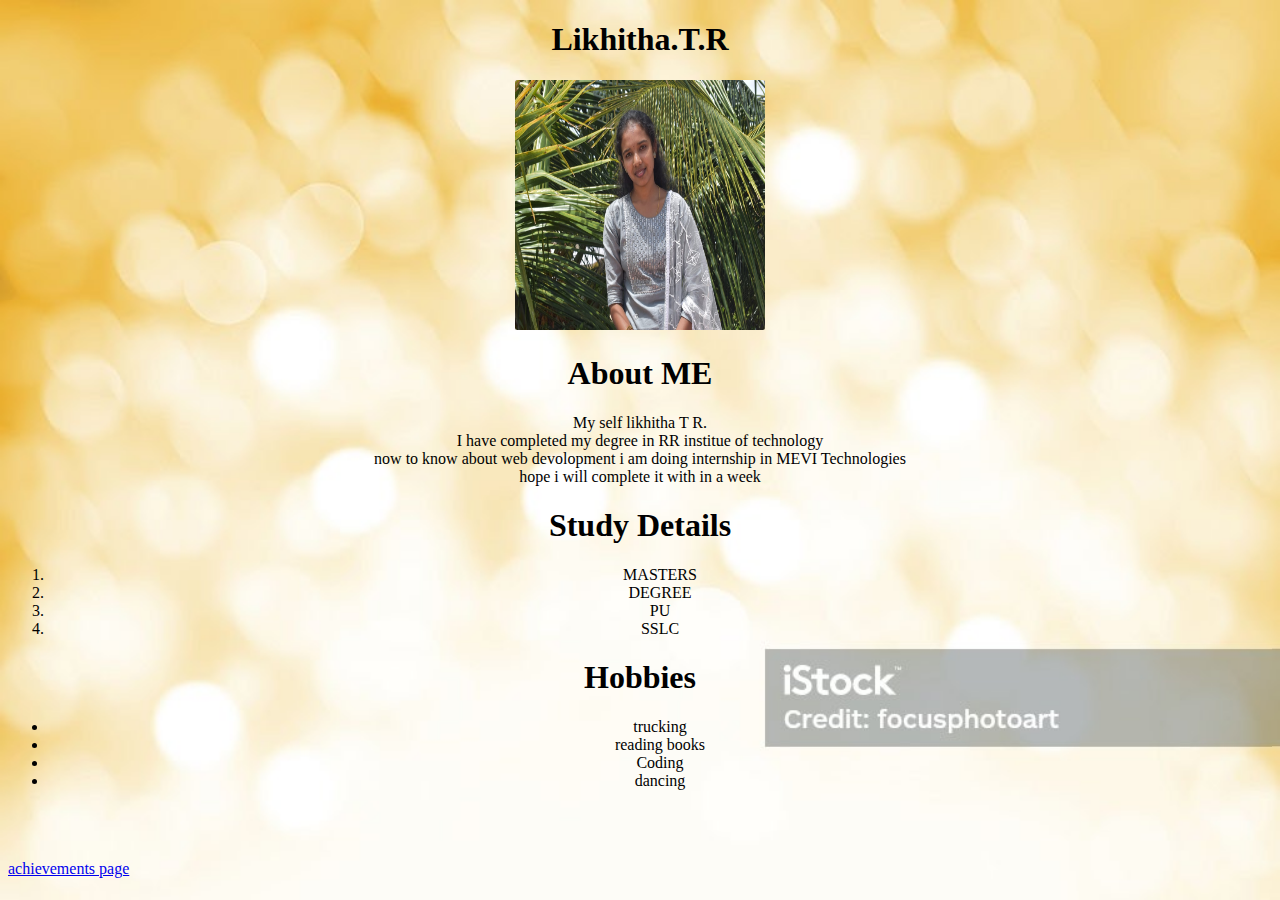
<file: index.html>
<!DOCTYPE html>
<html lang="en">

<head>
    <meta charset="UTF-8">
    <meta name="viewport" content="width=device-width, initial-scale=1.0">
    <title>About Me</title>
    <link rel="stylesheet" href="bd.css">
</head>

<body><center>
    <div class="main">
        <h1 class="name">Likhitha.T.R</h1>
        <img src="lliikk.jpg"alt="">

        <div class="about">
            <h1>About ME</h1>
            <p>
                My self likhitha T R.<br>I have completed my degree in RR institue of technology <br>now to know about web devolopment i am doing internship in MEVI Technologies <br>hope i will complete it with in a week </p>

        </div>
        <div class="education-details">
            <h1>Study Details</h1>

            <ol>
               <li>MASTERS</li>
                <li>DEGREE</li>
                <li>PU</li>
                <li>SSLC</li>
            </ol>
        </div>
        <div class="hobbies">
            <h1>Hobbies</h1>
            <ul>
                <li>trucking</li>
                <li>reading books</li>
                <li>Coding</li>
                <li>dancing</li>
            </ul>

        </div>  
        <br>
        <br>
        <br>

    </div></center>
    <a href="achive.html">achievements page</a>

</body>

</html>
</file>
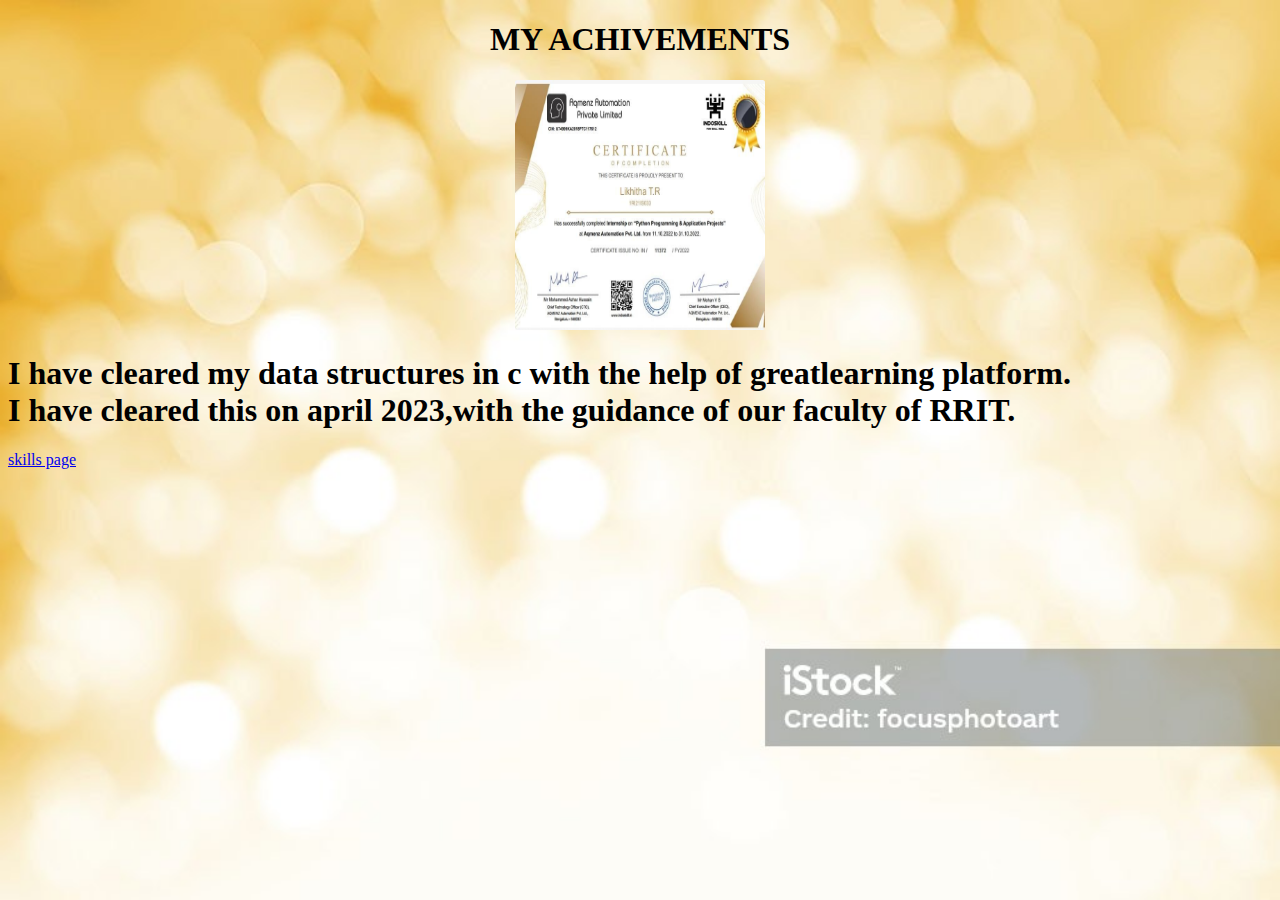
<file: achive.html>
<!DOCTYPE html>
<html lang="en">
<head>
    <meta charset="UTF-8">
    <meta name="viewport" content="width=device-width, initial-scale=1.0">
    <title>MY ACHIVEMENTS</title>
    <link rel="stylesheet" href="bd.css">
</head>
<body>
    <div class="main">


        <center><h1 class="name">MY ACHIVEMENTS</h1>
        <img src="ACCC.jpg" alt=""></div></center>
    
                <div class="achievements">
                    <h1> I have cleared my data structures in c with the help of greatlearning platform.<br>I have cleared this on april 2023,with the guidance of our faculty of RRIT. </h1></center>
                </div>
                <a href="skill.html">skills page</a>
            
        </body>
        </html>

</body>
</html>
</file>
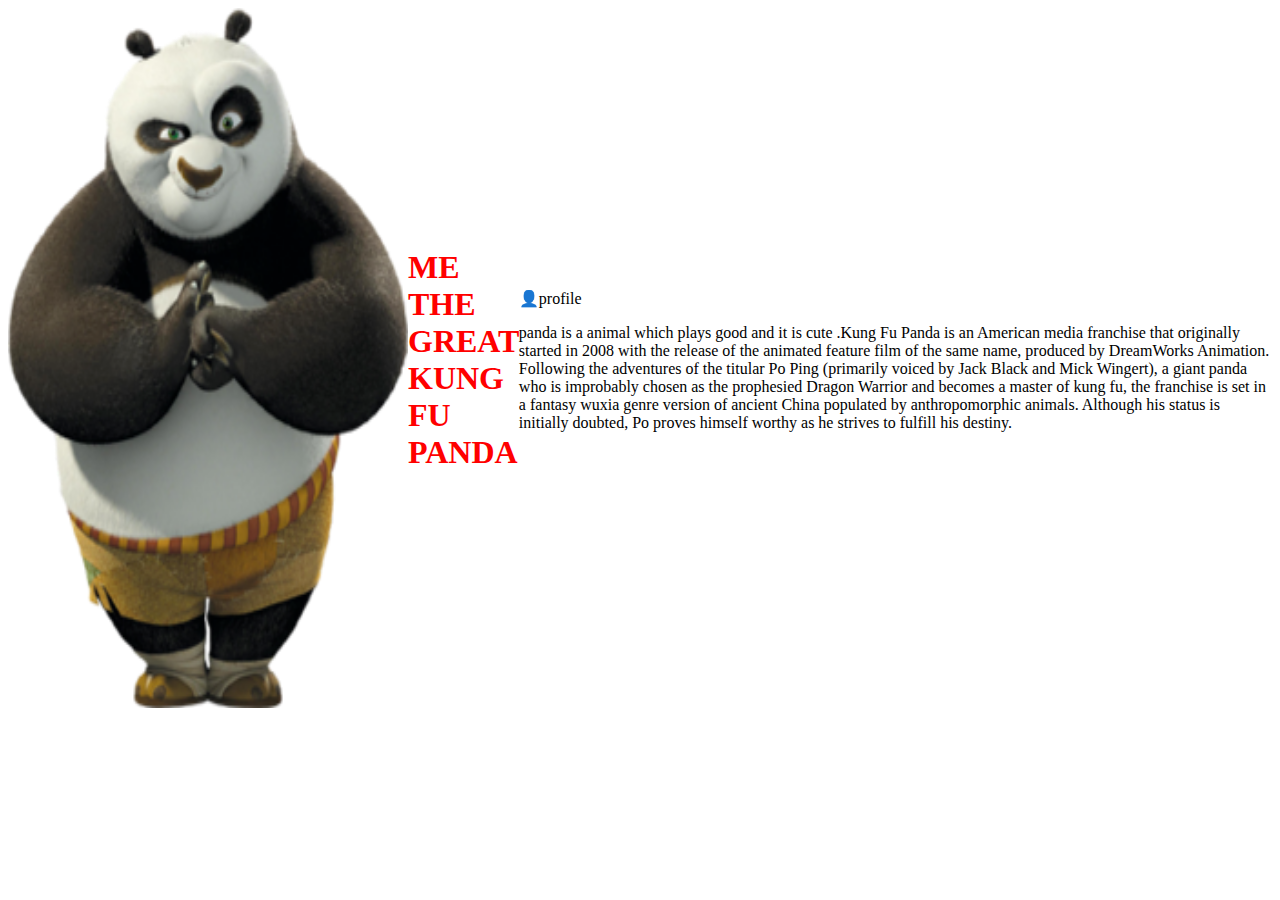
<file: assun.html>
<!DOCTYPE html>
    <html>
    <head>
        <style>
            .container {
                display: flex;
                align-items: center;
            }
    
            .image {
                flex: 1;
            }
    
            .text {
                flex: 1;
            }
            
            h1{
                color: red;
            }
        </style>
    </head>
    <body>
        <div class="container">
            <div class="image">
                <img src="panda.png" alt="panda Image" width="400" height="700">
                
            </div>
            <div><h1>ME THE GREAT KUNG FU PANDA</h1></div>
            <div class="profile">
                <p>👤profile</p>
                <p>panda is a animal which plays good and it is cute .Kung Fu Panda is an American media franchise that originally started in 2008 with the release of the animated feature film of the same name, produced by DreamWorks Animation. Following the adventures of the titular Po Ping (primarily voiced by Jack Black and Mick Wingert), a giant panda who is improbably chosen as the prophesied Dragon Warrior and becomes a master of kung fu, the franchise is set in a fantasy wuxia genre version of ancient China populated by anthropomorphic animals. Although his status is initially doubted, Po proves himself worthy as he strives to fulfill his destiny.</p>
            </div>
        </div>
    
    
    
    
</body>
</html>
</file>
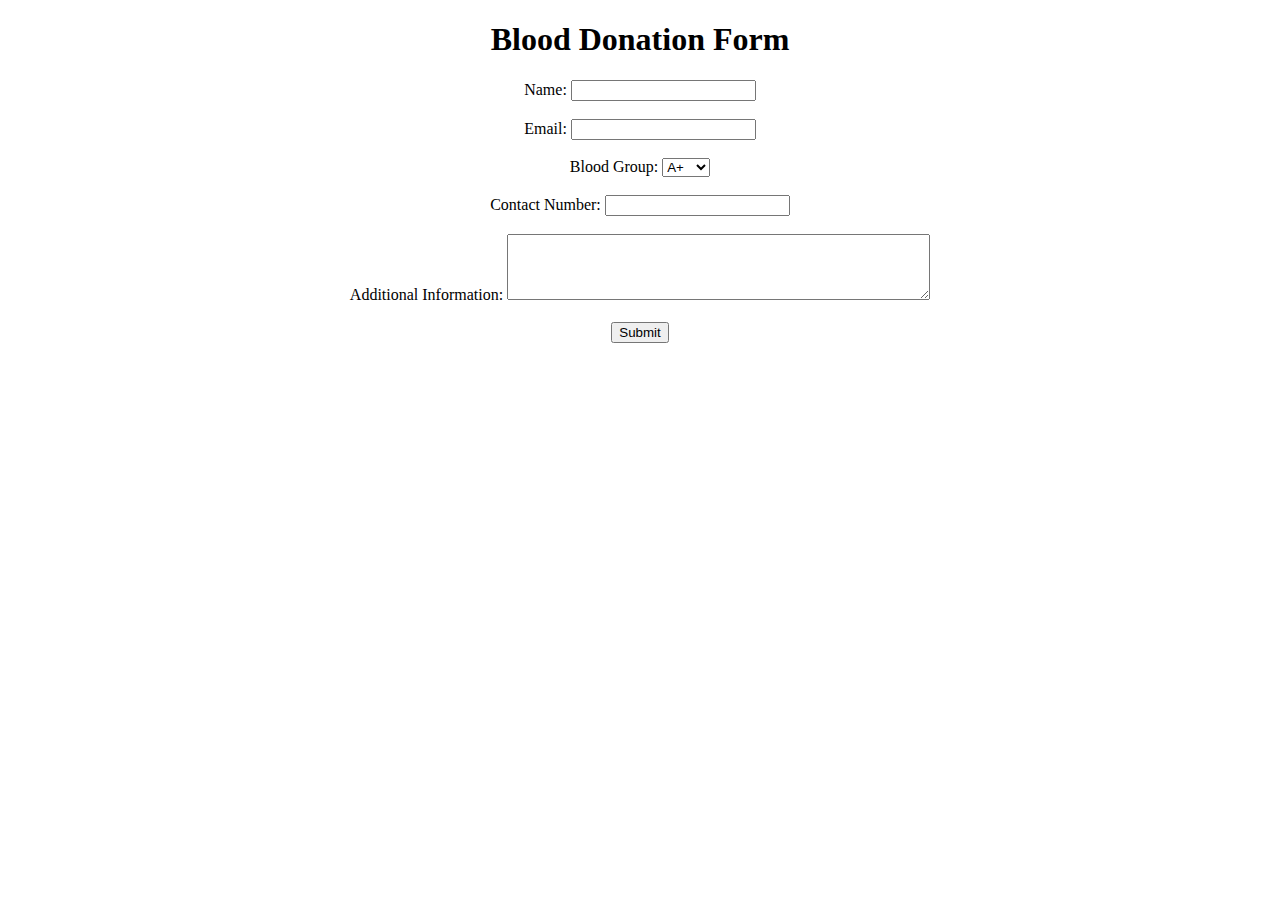
<file: blood.html>
<!DOCTYPE html>
<html>
<head>
    <title>Blood Donation Form</title>
    <link rel="stylesheet" href="ass.css">
</head>
<body><center>
    <h1>Blood Donation Form</h1>

    <form action="submit.php" method="post">
        <label for="name">Name:</label>
        <input type="text" id="name" name="name" required><br><br>

        <label for="email">Email:</label>
        <input type="email" id="email" name="email" required><br><br>

        <label for="blood_group">Blood Group:</label>
        <select id="blood_group" name="blood_group">
            <option value="A+">A+</option>
            <option value="A-">A-</option>
            <option value="B+">B+</option>
            <option value="B-">B-</option>
            <option value="O+">O+</option>
            <option value="O-">O-</option>
            <option value="AB+">AB+</option>
            <option value="AB-">AB-</option>
        </select><br><br>

        <label for="contact">Contact Number:</label>
        <input type="tel" id="contact" name="contact" required><br><br>

        <label for="message">Additional Information:</label>
        <textarea id="message" name="message" rows="4" cols="50"></textarea><br><br>

        <input type="submit" value="Submit">
    </form></center>
</body>
</html>
</file>
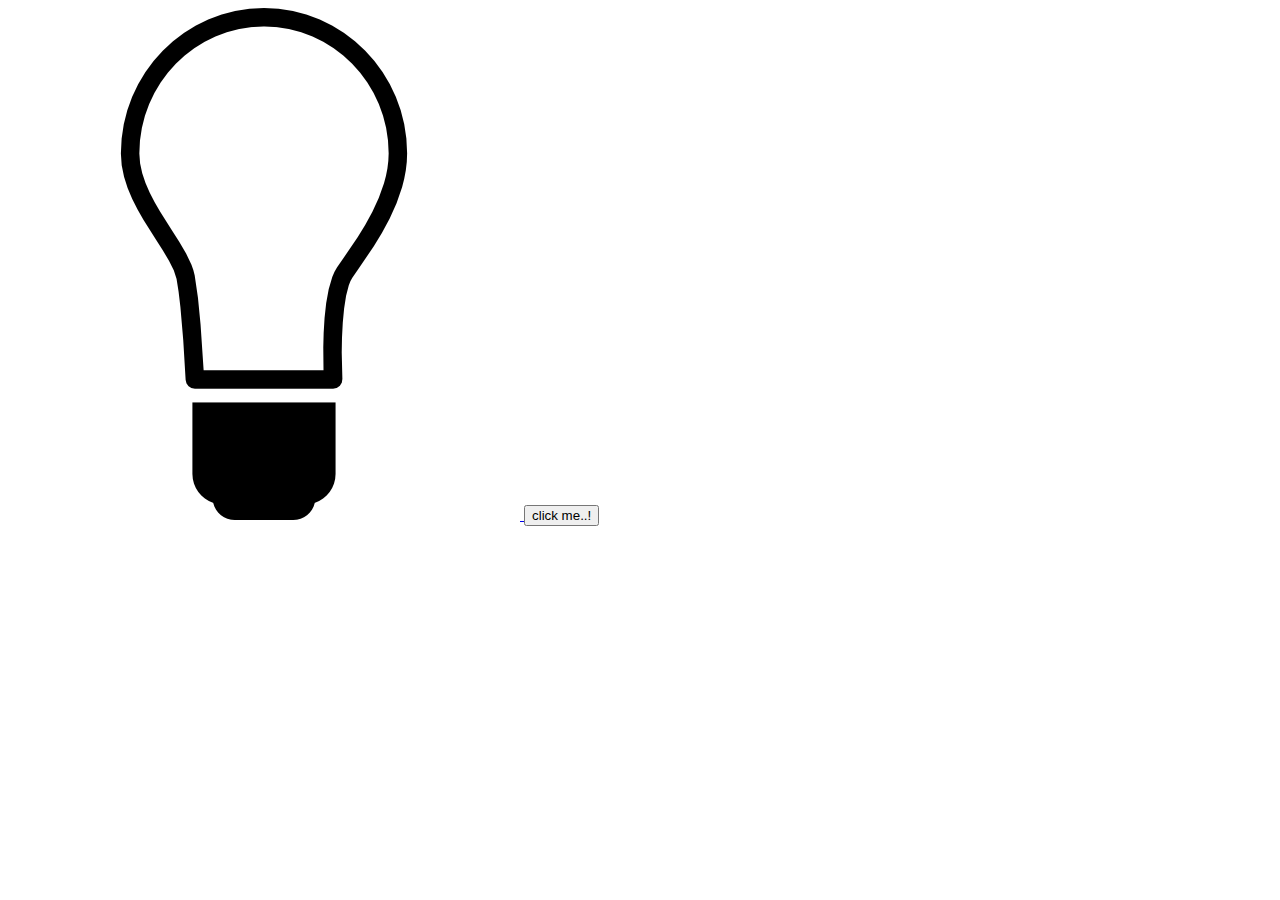
<file: day3.html>
<!DOCTYPE html>
<html lang="en">
<head>
    <meta charset="UTF-8">
    <meta name="viewport" content="width=device-width, initial-scale=1.0">
    <title>bulb</title>
</head>
<body>
    <a href="bon.webp" alt=""><img src="boff.png" alt="">
    <button type="submit"> click me..!</button>
    </a>
</body>
</html>
</file>
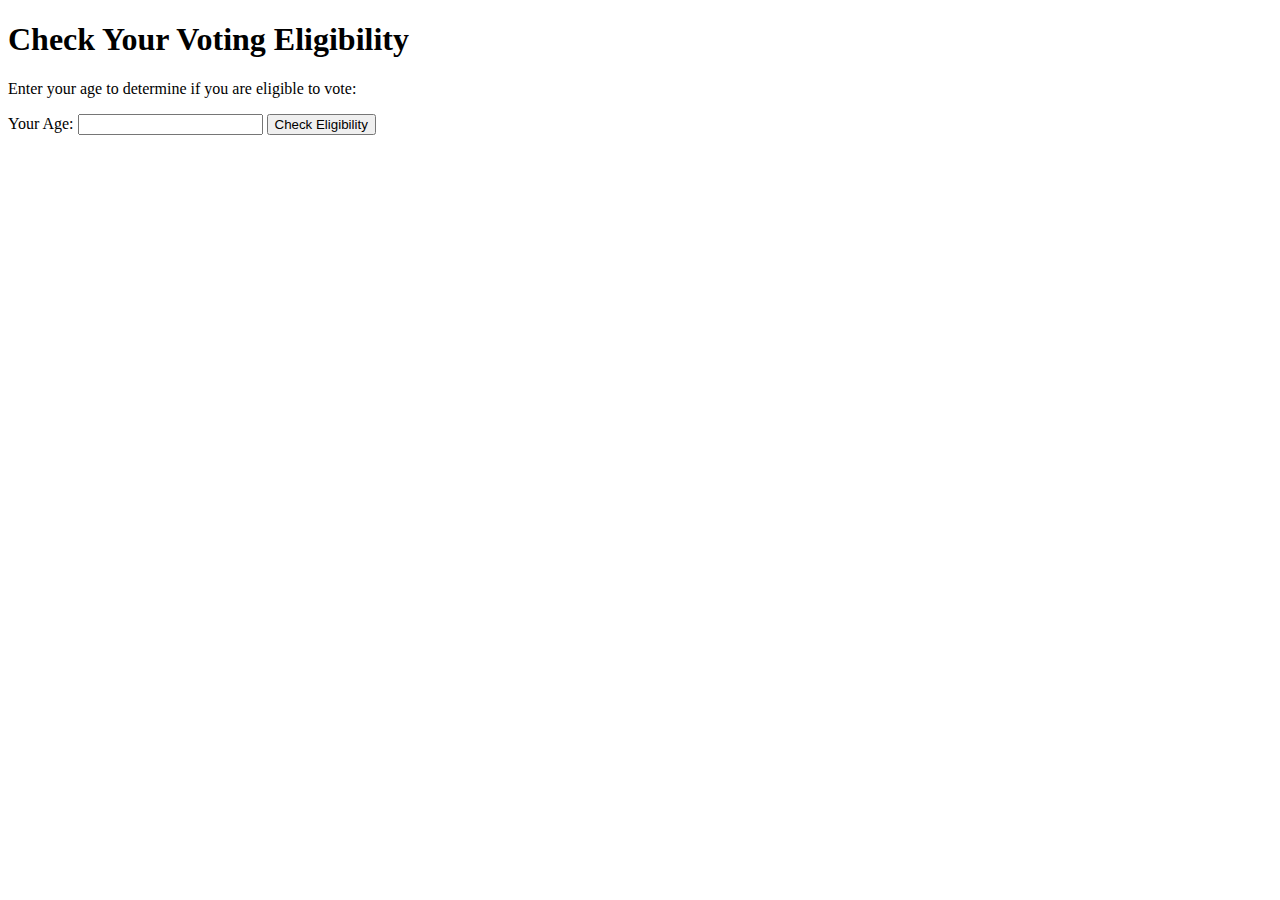
<file: election.html>
<!DOCTYPE html>
<html>
<head>
    <title>Voting Eligibility Checker</title>
    <link rel="stylesheets" href="bd.css"
</head>
<body>
    <h1>Check Your Voting Eligibility</h1>
    <p>Enter your age to determine if you are eligible to vote:</p>

    <form id="votingForm">
        <label for="age">Your Age:</label>
        <input type="number" id="age" name="age" min="0" required>
        <button type="button" onclick="checkEligibility()">Check Eligibility</button>
    </form>

    <p id="result"></p>

    <script>
        function checkEligibility() {
            var age = document.getElementById("age").value;

            if (age >= 18) {
                document.getElementById("result").innerHTML = "You are eligible to vote!";
            } else {
                document.getElementById("result").innerHTML = "You are not eligible to vote.";
            }
        }
    </script>
</body>
</html>
</file>
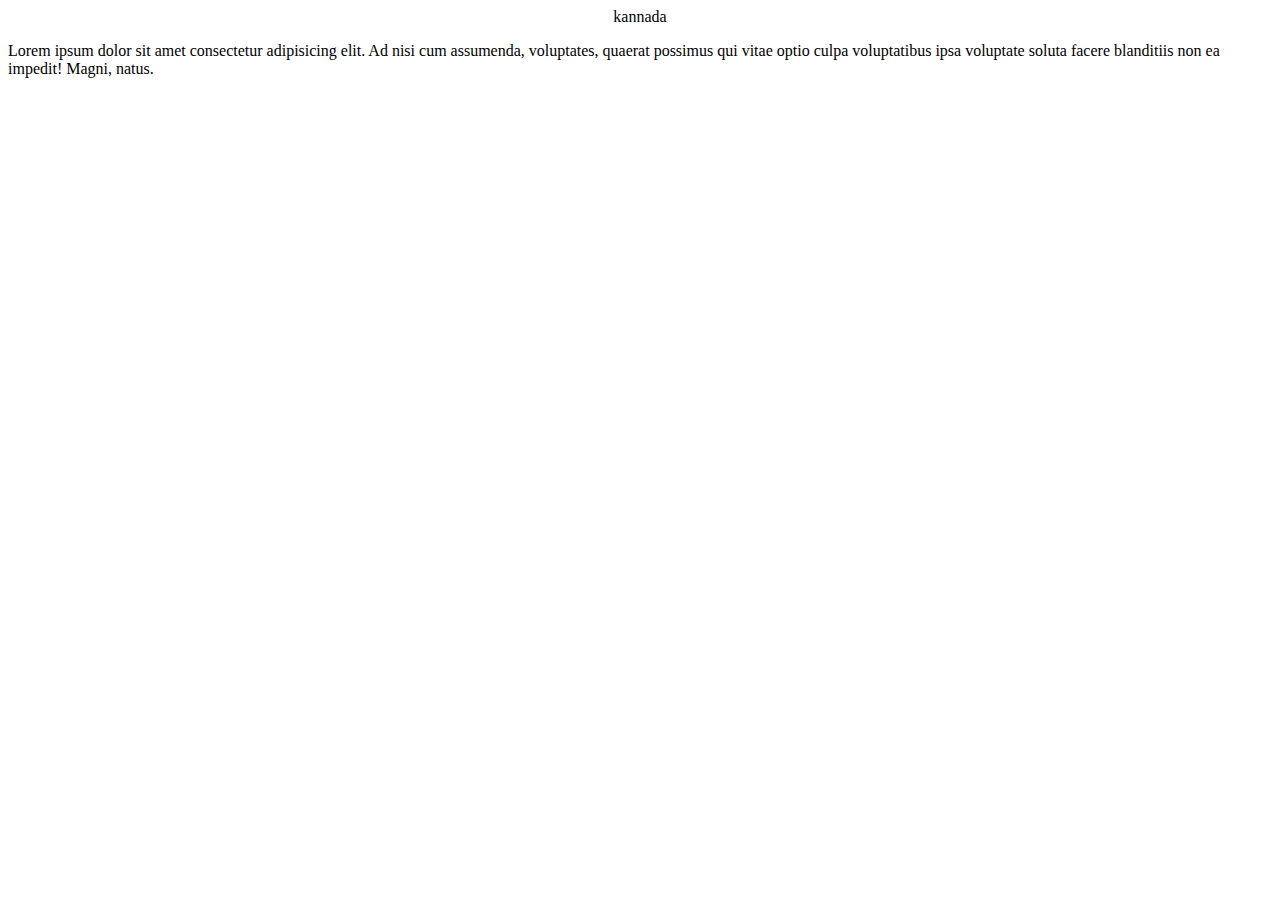
<file: ise.html>
<!DOCTYPE html>
<html lang="en">
<head>
    <meta charset="UTF-8">
    <meta name="viewport" content="width=device-width, initial-scale=6.0">
    <title>animals</title>
    <link rel="stylesheet"href="ass.css">
</head>
<body>
    <center>kannada</center>
    <div id ="box">
        <p>Lorem ipsum dolor sit amet consectetur adipisicing elit. Ad nisi cum assumenda, voluptates, quaerat possimus qui vitae optio culpa voluptatibus ipsa voluptate soluta facere blanditiis non ea impedit! Magni, natus.</p>
</body>
</html>
</file>
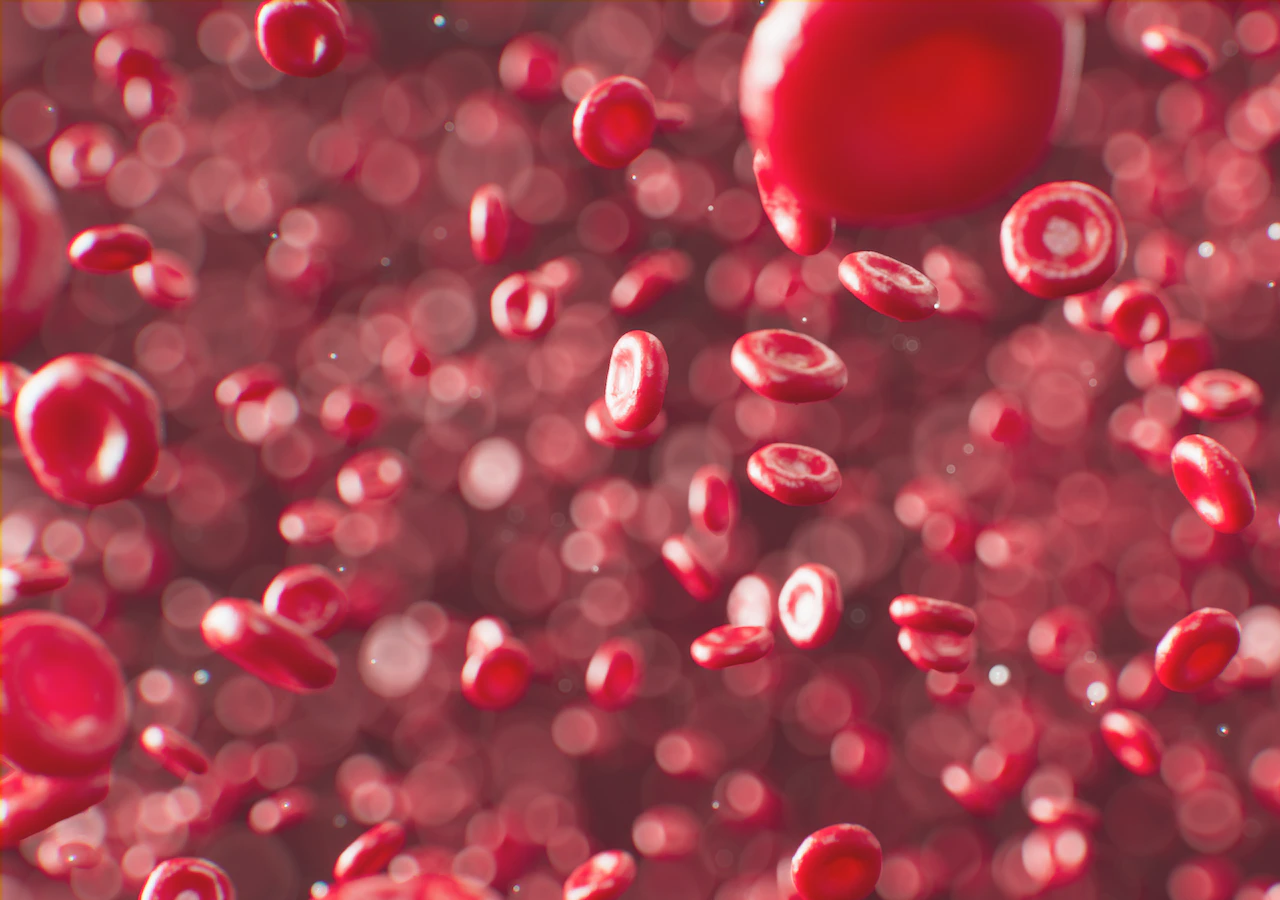
<file: kannada.html>
<!DOCTYPE html>
<html lang="en">
<head>
    <meta charset="UTF-8">
    <meta name="viewport" content="width=device-width, initial-scale=1.0">
    <title>
        </title>
        <link rel="stylesheet"href="styles.css">
</head>
<body>
    <div class="flag"></div>
    <div class="message"></div>
    <h1 class="move">
    </h1>
</body>
</html>
</file>
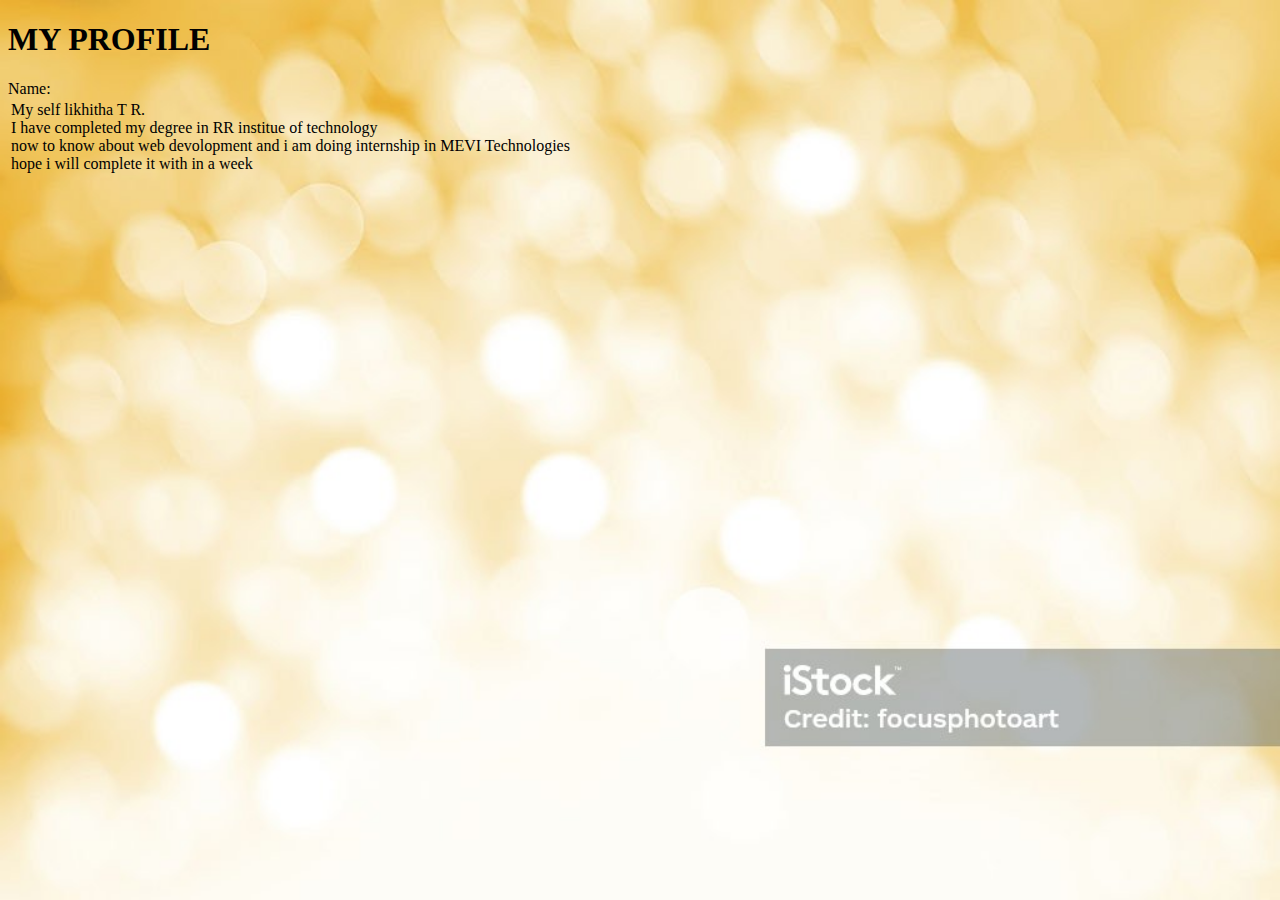
<file: profile.html>
<!DOCTYPE html>
<html lang="en">
<head>
    <meta charset="UTF-8">
    <meta name="viewport" content="width=device-width, initial-scale=1.0">
    <title>my profile</title>
    <link rel="stylesheet" href="bd.css">
</head>
<body>
    <h1>MY PROFILE</h1>
    <form action="">
        <div class="body">
    <table>
        Name:
        <td>
            <class>My self likhitha T R.<br>I have completed my degree in RR institue of technology <br>now to know about web devolopment and i am doing internship in MEVI Technologies <br>hope i will complete it with in a week </body>
            </td>
        <br>
        <div>
            <td></td>
        </div>
    </table>
    </div>
    </form>
</body>
</html>
</file>
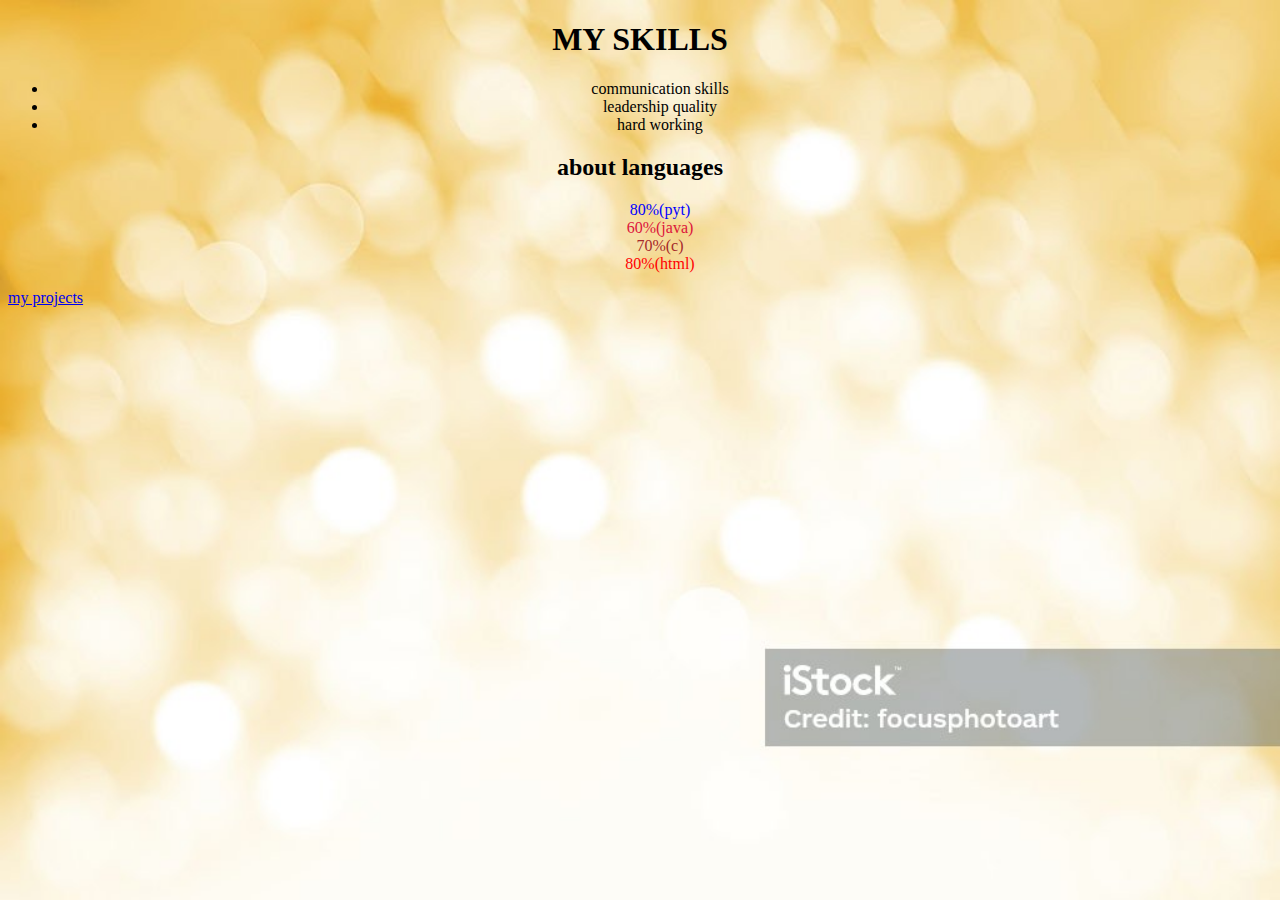
<file: skill.html>
<!DOCTYPE html>
<html lang="en">
<head>
    <meta charset="UTF-8">
    <meta name="viewport" content="width=device-width, initial-scale=1.0">
    <title>MY SKILLS</title>
    <link rel="stylesheet" href="bd.css"
</head>
<body>
   <center><h1><b>MY SKILLS</b></h1>
    <ul>
    <li>communication skills</li>
    <li>leadership quality</li>
    <li>hard working</li>
    </ul>
    <h2>about languages</h2>
    <ul>
    <div class="pie" style="--p:80;color: blue;--b:10px"> 80%(pyt)</div>
    <div class="pie no-round" style="--p:60;color: crimson;--b:15px"> 60%(java)</div>
    <div class="pie animate no-round" style="--p:70;color: brown;">70%(c)</div>
    <div class="pie animate" style="--p:80;color: red;">80%(html)</div>
    </ul>
     
   </center>
    <a href="pro.html">my projects</a>

</body>
</html>
</file>
<file: bd.css>
img{
    height: 250px;
    width: 250px;
    border-radius: 1%;
}
*{
    background-image: url(bg.jpg);
}
*{
    background-repeat: no-repeat;
    background-attachment: fixed;
    background-size: 100%;
}
h2{
    text-shadow: 30px;
}
*{h2}
</file>
<file: ass.css>
}
</file>
<file: styles.css>
*{
    background-image: url(Blood.webp);
}
h1{
    text-shadow: 10px 5px 7px;color:red;
}
*{
    opacity: 90%;
}
form{
    color: lavender;
}
comment code
img{
    opacity: 90%;
    border: 2px solid black;
    width: 250px;
}
a:hover{
    color:blue;
    text-decoration:overline ;
}
</file>
